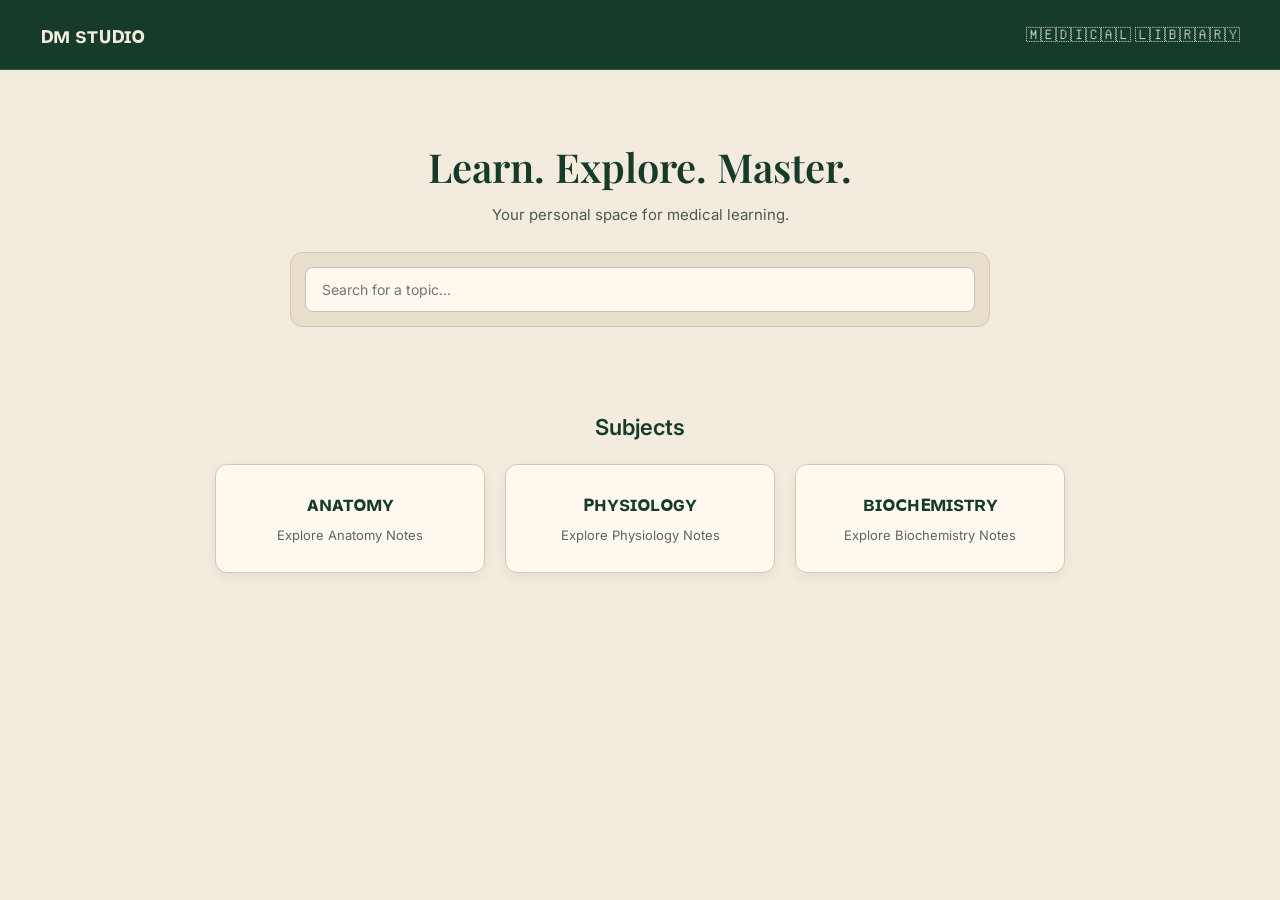
<file: index.html>
<!DOCTYPE html> <html lang="en"> <head> <meta charset="UTF-8"> <meta name="viewport" content="width=device-width, initial-scale=1.0">
<title>Medical Study</title>

<link
    href="https://fonts.googleapis.com/css2?family=Inter:wght@400;500;600;700&family=Playfair+Display:wght@500;600;700&display=swap"
    rel="stylesheet">

<link rel="stylesheet" href="style.css">

</head> <body>
<header class="top-header">

    <div class="logo">
        ᴅᴍ sᴛᴜᴅɪᴏ
    </div>

    <div class="header-title">
        ​🇲​​🇪​​🇩​​🇮​​🇨​​🇦​​🇱​ ​🇱​​🇮​​🇧​​🇷​​🇦​​🇷​​🇾​
    </div>

</header>


<main>

    <section class="search-section">

        <h1>Learn. Explore. Master.</h1>

        <p>Your personal space for medical learning.</p>

        <div class="search-box">

            <input
                type="text"
                id="searchInput"
                placeholder="Search for a topic..."
                autocomplete="off"
            >

            <button id="searchButton">
                Search
            </button>

        </div>

        <div id="searchResults"></div>

    </section>


    <section class="subjects-section">

        <h2>Subjects</h2>

        <div class="subjects-container">

            <div class="subject-card" onclick="openSubject('Anatomy')">

                <h3>ᴀɴᴀᴛᴏᴍʏ</h3>


                <p>
                    Explore Anatomy Notes
                </p>

            </div>


            <div class="subject-card" onclick="openSubject('Physiology')">

                <h3>ᴘʜʏsɪᴏʟᴏɢʏ</h3>



                <p>
                    Explore Physiology Notes
                </p>

            </div>


            <div class="subject-card" onclick="openSubject('Biochemistry')">

                <h3>ʙɪᴏᴄʜᴇᴍɪsᴛʀʏ</h3>


                <p>
                    Explore Biochemistry Notes
                </p>

            </div>

        </div>

    </section>

</main>


<script src="script.js"></script>

</body> </html>
</file>
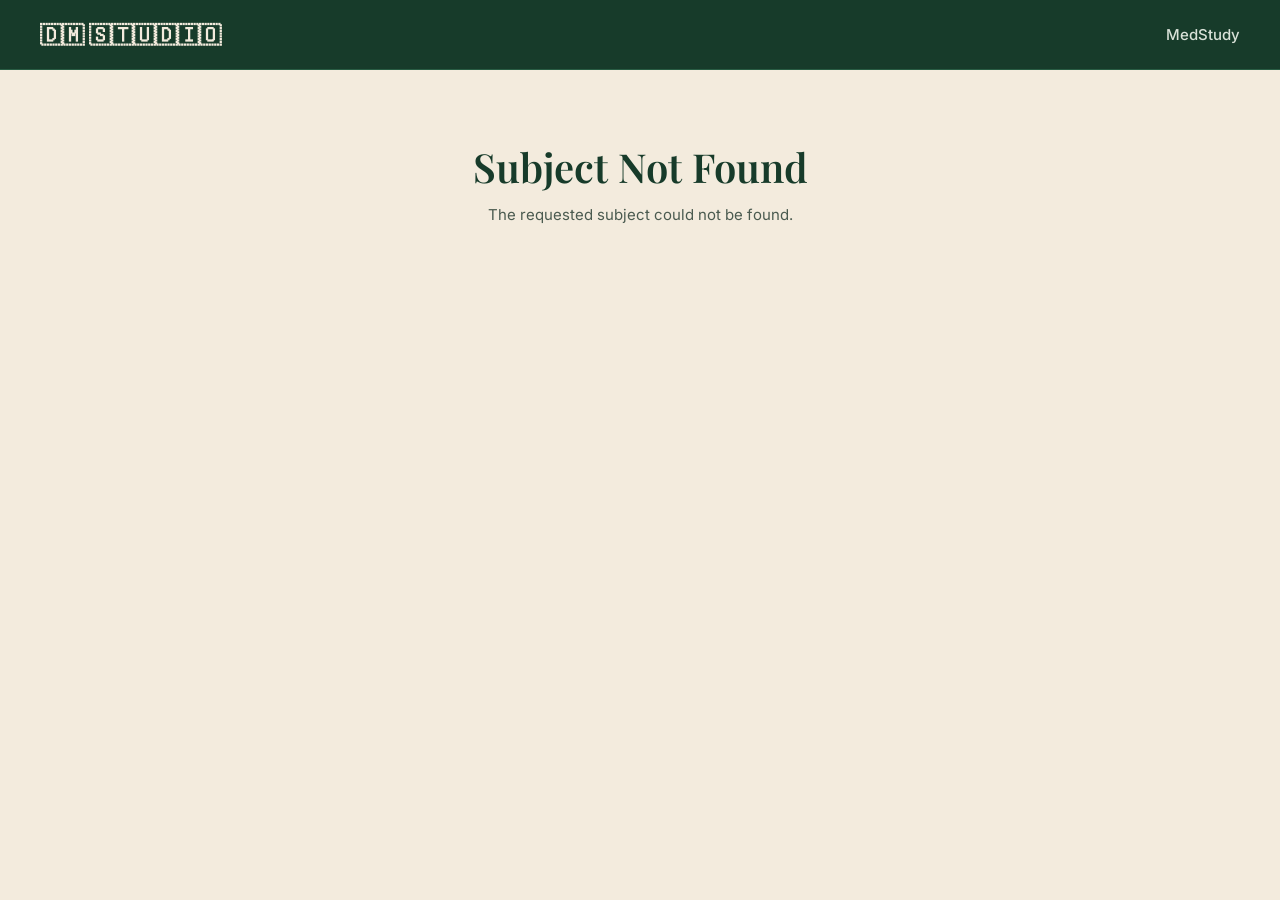
<file: subject.html>
<!DOCTYPE html>
<html lang="en">

<head>
    <meta charset="UTF-8">
    <meta name="viewport" content="width=device-width, initial-scale=1.0">

    <title>MedStudy Subjects</title>

    <link
        href="https://fonts.googleapis.com/css2?family=Inter:wght@400;500;600;700&family=Playfair+Display:wght@500;600;700&display=swap"
        rel="stylesheet">

    <link rel="stylesheet" href="style.css">
</head>

<body>

    <header class="top-header">

        <div class="logo">
            🇩​​🇲​ ​🇸​​🇹​​🇺​​🇩​​🇮​​🇴​
        </div>

        <div class="header-title" id="subjectHeader">
            ​🇲​​🇪​​🇩​​🇮​​🇨​​🇦​​🇱​ ​🇱​​🇮​​🇧​​🇷​​🇦​​🇷​​🇾​
        </div>

    </header>


    <main>

        <section class="search-section">

            <h1 id="subjectTitle">
                Study Material
            </h1>

            <p id="subjectDescription">
                Select your study material.
            </p>

            <div id="pdfList"></div>

        </section>

    </main>


    <script src="subject.js"></script>

</body>

</html>
</file>
<file: style.css>
* {
    margin: 0;
    padding: 0;
    box-sizing: border-box;
}


body {
    font-family: 'Inter', sans-serif;
    background: #F3EBDD;
    color: #173B2A;
}


/* =========================
   MAIN HEADER
========================= */

.top-header {
    height: 70px;

    background: #173B2A;
    color: #F3EBDD;

    display: flex;
    align-items: center;
    justify-content: space-between;

    padding: 0 40px;

    border-bottom: 1px solid #285C43;
}


.logo {
    font-size: 22px;
    font-weight: 600;
}


.header-title {
    font-size: 15px;
    font-weight: 500;

    color: #D9E1D8;
}


/* =========================
   SEARCH SECTION
========================= */

.search-section {
    text-align: center;

    padding: 70px 20px 50px;
}


.search-section h1 {
    font-family: 'Playfair Display', serif;

    font-size: 40px;
    font-weight: 600;

    margin-bottom: 12px;

    color: #173B2A;
}


.search-section p {
    font-size: 15px;

    margin-bottom: 28px;

    color: #4A5A4F;
}


/* =========================
   SEARCH BOX
========================= */

.search-box {
    display: flex;
    justify-content: center;

    max-width: 700px;

    margin: 0 auto;

    padding: 14px;

    background: #E8DECC;

    border: 1px solid #D4C8B5;
    border-radius: 12px;
}


.search-box input {
    width: 100%;

    padding: 13px 16px;

    font-family: 'Inter', sans-serif;
    font-size: 14px;

    background: #FFF9EF;
    color: #173B2A;

    border: 1px solid #C8BFAE;
    border-radius: 8px;

    outline: none;
}


.search-box input:focus {
    border-color: #285C43;

    box-shadow:
        0 0 0 3px rgba(40, 92, 67, 0.12);
}


/* Search button is not needed.
   Search works automatically while typing. */

#searchButton {
    display: none;
}


/* =========================
   SEARCH RESULTS
========================= */

#searchResults {
    max-width: 672px;

    margin: 12px auto 0;

    text-align: left;
}


#searchResults div {
    padding: 13px 16px;

    margin-bottom: 6px;

    background: #FFF9EF;

    border: 1px solid #D4C8B5;
    border-radius: 8px;

    color: #173B2A;

    font-size: 14px;

    cursor: pointer;

    transition:
        background 0.2s ease,
        color 0.2s ease,
        border-color 0.2s ease;
}


#searchResults div:hover {
    background: #173B2A;

    color: #F3EBDD;

    border-color: #173B2A;
}


/* =========================
   SUBJECTS
========================= */

.subjects-section {
    padding: 25px 40px 60px;

    text-align: center;
}


.subjects-section h2 {
    font-size: 22px;
    font-weight: 600;

    margin-bottom: 24px;
}


.subjects-container {
    display: flex;

    justify-content: center;

    gap: 20px;

    flex-wrap: wrap;
}


.subject-card {
    width: 270px;

    padding: 26px 22px;

    background: #FFF9EF;

    border: 1px solid #D4C8B5;

    border-radius: 12px;

    cursor: pointer;

    box-shadow:
        0 4px 12px rgba(23, 59, 42, 0.06);

    transition:
        transform 0.25s ease,
        background 0.25s ease,
        color 0.25s ease,
        box-shadow 0.25s ease;
}


.subject-card h3 {
    font-size: 21px;
    font-weight: 600;

    margin-bottom: 9px;
}


.subject-card p {
    font-size: 13px;

    line-height: 1.6;

    color: #5B665F;
}


.subject-card:hover {
    transform: translateY(-4px);

    background: #173B2A;

    color: #F3EBDD;

    box-shadow:
        0 8px 20px rgba(23, 59, 42, 0.15);
}


.subject-card:hover p {
    color: #F3EBDD;
}


/* =========================
   PDF READER HEADER
========================= */

.reader-header {
    height: 64px;

    background: #173B2A;
    color: #F3EBDD;

    display: flex;
    align-items: center;

    padding: 0 28px;

    border-bottom: 1px solid #285C43;
}


.reader-logo {
    font-size: 18px;
    font-weight: 600;
}


.reader-title {
    margin-left: 26px;

    font-size: 14px;
    font-weight: 500;

    color: #D9E1D8;
}


.reader-back {
    margin-left: auto;

    padding: 7px 14px;

    background: transparent;

    color: #F3EBDD;

    border: 1px solid #6F8878;

    border-radius: 6px;

    font-family: 'Inter', sans-serif;

    font-size: 13px;

    cursor: pointer;

    transition: 0.2s ease;
}


.reader-back:hover {
    background: #F3EBDD;

    color: #173B2A;
}


/* =========================
   PDF READER
========================= */

.pdf-reader {
    min-height: calc(100vh - 64px);

    padding: 20px;

    background: #E8DECC;
}


.pdf-frame {
    width: 100%;

    height: calc(100vh - 104px);

    display: block;

    border: 1px solid #C8BFAE;

    border-radius: 8px;

    background: #FFF9EF;
}
#pdfList {
    max-width: 700px;

    margin: 30px auto 0;

    text-align: left;
}


#pdfList div {
    padding: 14px 18px;

    margin-bottom: 8px;

    background: #FFF9EF;

    border: 1px solid #D4C8B5;
    border-radius: 8px;

    color: #173B2A;

    font-size: 14px;
    font-weight: 500;

    cursor: pointer;

    transition:
        background 0.2s ease,
        color 0.2s ease,
        border-color 0.2s ease,
        transform 0.2s ease;
}


#pdfList div:hover {
    background: #173B2A;

    color: #F3EBDD;

    border-color: #173B2A;

    transform: translateX(3px);
}
#pdfList {
    max-width: 700px;

    margin: 30px auto 0;

    text-align: left;
}


#pdfList div {
    padding: 14px 18px;

    margin-bottom: 8px;

    background: #FFF9EF;

    border: 1px solid #D4C8B5;
    border-radius: 8px;

    color: #173B2A;

    font-family: 'Courier New', monospace;
    font-size: 13px;
    font-weight: 700;

    cursor: pointer;

    transition:
        background 0.2s ease,
        color 0.2s ease,
        border-color 0.2s ease,
        transform 0.2s ease;
}


#pdfList div:hover {
    background: #173B2A;

    color: #F3EBDD;

    border-color: #173B2A;

    transform: translateX(3px);
}
</file>
